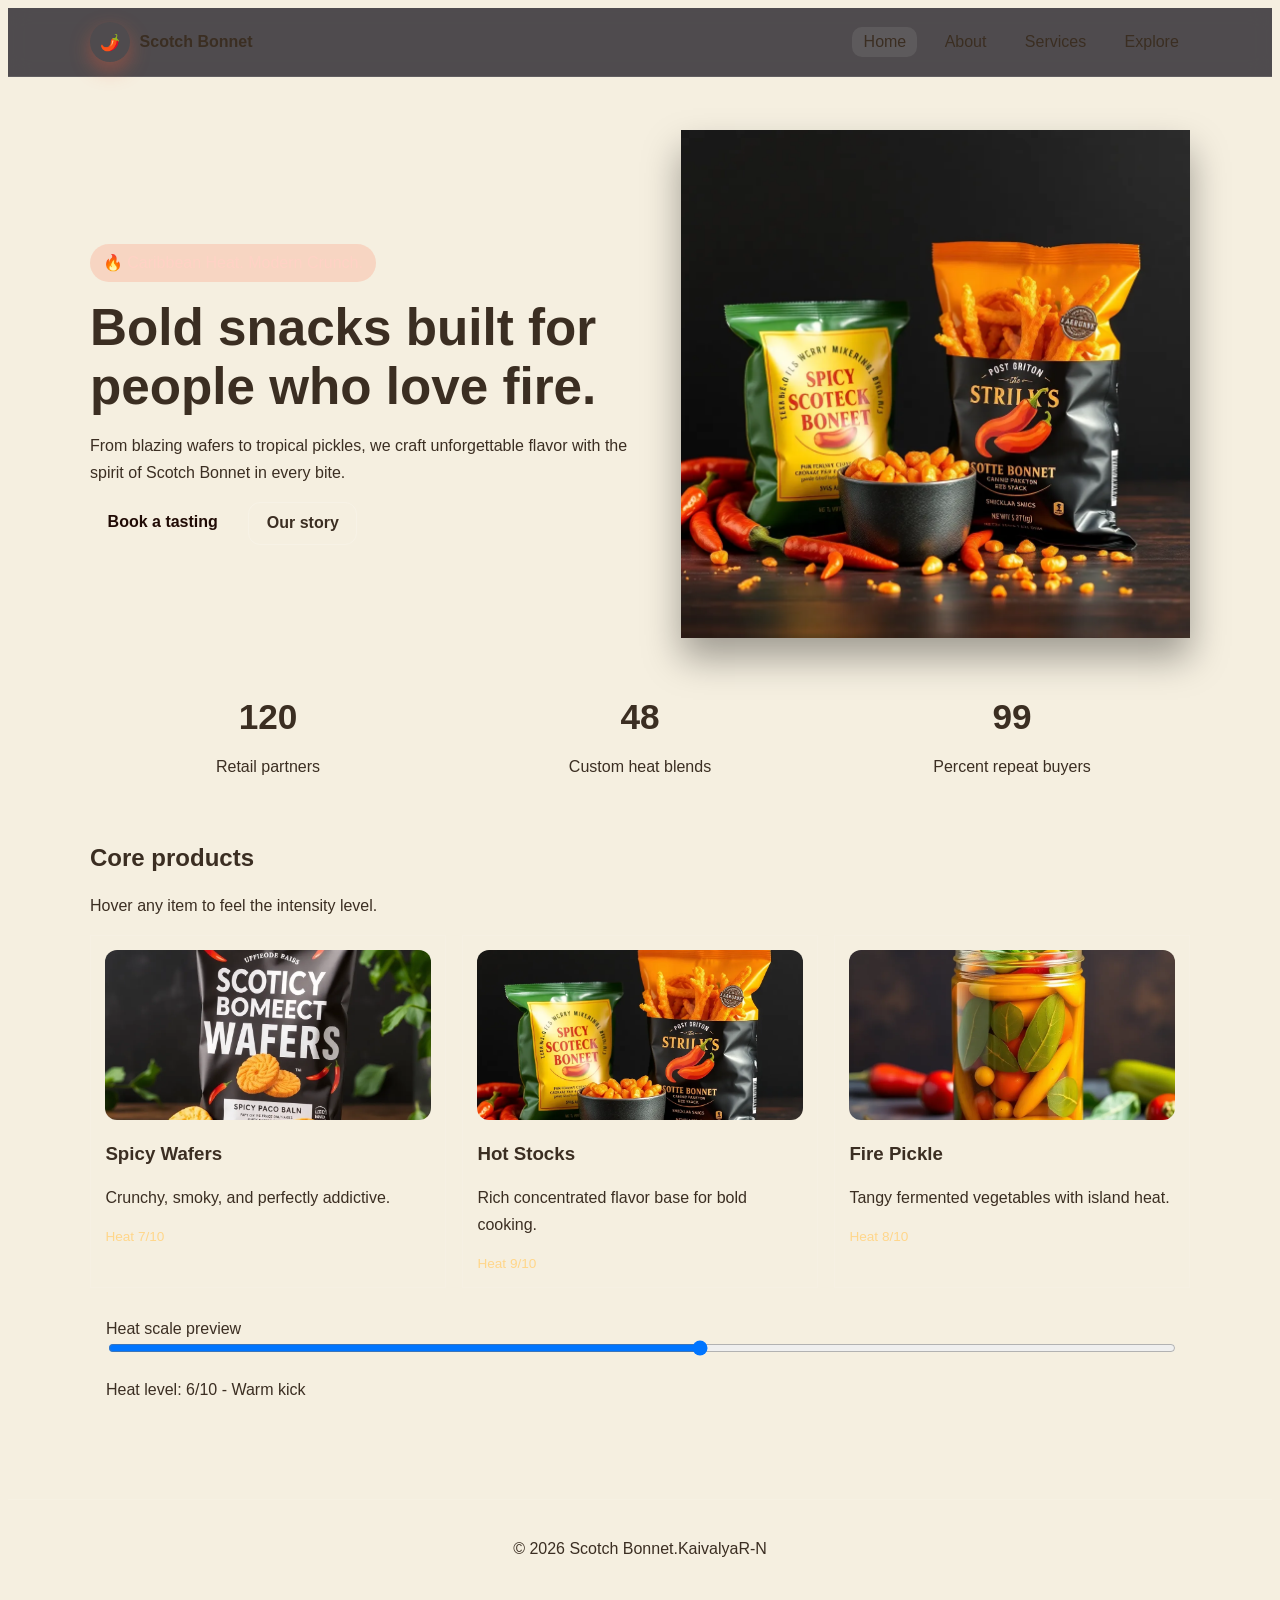
<file: index.html>
<!DOCTYPE html>
<html lang="en">
<head>
    <meta charset="UTF-8">
    <meta name="viewport" content="width=device-width, initial-scale=1.0">
    <title>Scotch Bonnet - Home</title>
    <link rel="stylesheet" href="styles.css">
</head>
<body>
    <div class="scroll-progress" id="scroll-progress"></div>
    <header class="site-header">
        <nav class="nav container">
            <a href="index.html" class="brand">
                <span class="brand-mark" aria-hidden="true">🌶️</span>
                <span>Scotch Bonnet</span>
            </a>
            <button class="nav-toggle" aria-label="Toggle menu">☰</button>
            <div class="nav-links">
                <a href="index.html" class="active">Home</a>
                <a href="about.html">About</a>
                <a href="service.html">Services</a>
                <a href="again2.html">Explore</a>
            </div>
        </nav>
    </header>

    <main>
        <section class="hero container reveal">
            <div class="hero-copy">
                <p class="pill">🔥 Caribbean Heat. Modern Crunch.</p>
                <h1>Bold snacks built for people who love fire.</h1>
                <p>From blazing wafers to tropical pickles, we craft unforgettable flavor with the spirit of Scotch Bonnet in every bite.</p>
                <div class="hero-actions">
                    <a class="btn btn-primary" href="service.html">Book a tasting</a>
                    <a class="btn btn-ghost" href="about.html">Our story</a>
                </div>
            </div>
            <div class="hero-media floating-card">
                <img src="stocks.jpg" alt="Spicy snacks display">
            </div>
        </section>

        <section class="container stats reveal">
            <article><h2 data-counter="120">0</h2><p>Retail partners</p></article>
            <article><h2 data-counter="48">0</h2><p>Custom heat blends</p></article>
            <article><h2 data-counter="99">0</h2><p>Percent repeat buyers</p></article>
        </section>

        <section class="container reveal">
            <div class="section-heading">
                <h2>Core products</h2>
                <p>Hover any item to feel the intensity level.</p>
            </div>
            <div class="product-grid">
                <article class="product-card" data-heat="7">
                    <img src="wafers.jpg" alt="Spicy Wafers">
                    <div><h3>Spicy Wafers</h3><p>Crunchy, smoky, and perfectly addictive.</p></div>
                </article>
                <article class="product-card" data-heat="9">
                    <img src="stocks.jpg" alt="Hot Stocks">
                    <div><h3>Hot Stocks</h3><p>Rich concentrated flavor base for bold cooking.</p></div>
                </article>
                <article class="product-card" data-heat="8">
                    <img src="pickle.jpg" alt="Fire Pickle">
                    <div><h3>Fire Pickle</h3><p>Tangy fermented vegetables with island heat.</p></div>
                </article>
            </div>
            <div class="heat-meter">
                <label for="heat-range">Heat scale preview</label>
                <input id="heat-range" type="range" min="1" max="10" value="6">
                <p id="heat-output">Heat level: 6/10 - Warm kick</p>
            </div>
        </section>
    </main>

    <footer class="site-footer">
        <p>&copy; 2026 Scotch Bonnet.KaivalyaR-N</p>
    </footer>

    <script src="script.js"></script>
</body>
</html>
</file>
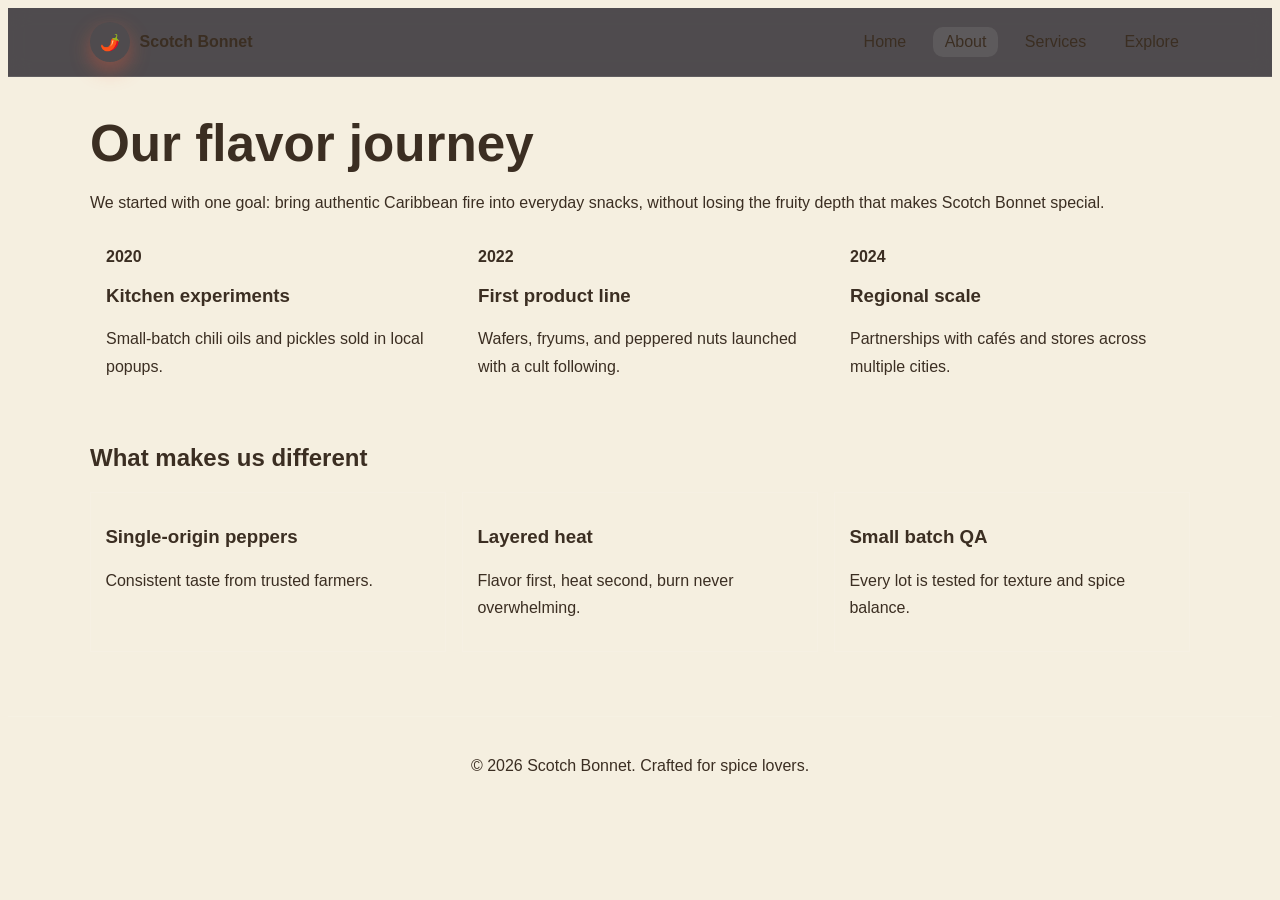
<file: about.html>
<!DOCTYPE html>
<html lang="en">
<head>
    <meta charset="UTF-8">
    <meta name="viewport" content="width=device-width, initial-scale=1.0">
    <title>Scotch Bonnet - About</title>
    <link rel="stylesheet" href="styles.css">
</head>
<body>
    <div class="scroll-progress" id="scroll-progress"></div>
    <header class="site-header">
        <nav class="nav container">
            <a href="index.html" class="brand"><span class="brand-mark">🌶️</span><span>Scotch Bonnet</span></a>
            <button class="nav-toggle" aria-label="Toggle menu">☰</button>
            <div class="nav-links">
                <a href="index.html">Home</a>
                <a href="about.html" class="active">About</a>
                <a href="service.html">Services</a>
                <a href="again2.html">Explore</a>
            </div>
        </nav>
    </header>

    <main class="container">
        <section class="page-hero reveal">
            <h1>Our flavor journey</h1>
            <p>We started with one goal: bring authentic Caribbean fire into everyday snacks, without losing the fruity depth that makes Scotch Bonnet special.</p>
        </section>

        <section class="timeline reveal">
            <article><span>2020</span><h3>Kitchen experiments</h3><p>Small-batch chili oils and pickles sold in local popups.</p></article>
            <article><span>2022</span><h3>First product line</h3><p>Wafers, fryums, and peppered nuts launched with a cult following.</p></article>
            <article><span>2024</span><h3>Regional scale</h3><p>Partnerships with cafés and stores across multiple cities.</p></article>
        </section>

        <section class="reveal">
            <div class="section-heading">
                <h2>What makes us different</h2>
            </div>
            <div class="feature-grid">
                <article class="feature-card"><h3>Single-origin peppers</h3><p>Consistent taste from trusted farmers.</p></article>
                <article class="feature-card"><h3>Layered heat</h3><p>Flavor first, heat second, burn never overwhelming.</p></article>
                <article class="feature-card"><h3>Small batch QA</h3><p>Every lot is tested for texture and spice balance.</p></article>
            </div>
        </section>
    </main>

    <footer class="site-footer"><p>&copy; 2026 Scotch Bonnet. Crafted for spice lovers.</p></footer>
    <script src="script.js"></script>
</body>
</html>
</file>
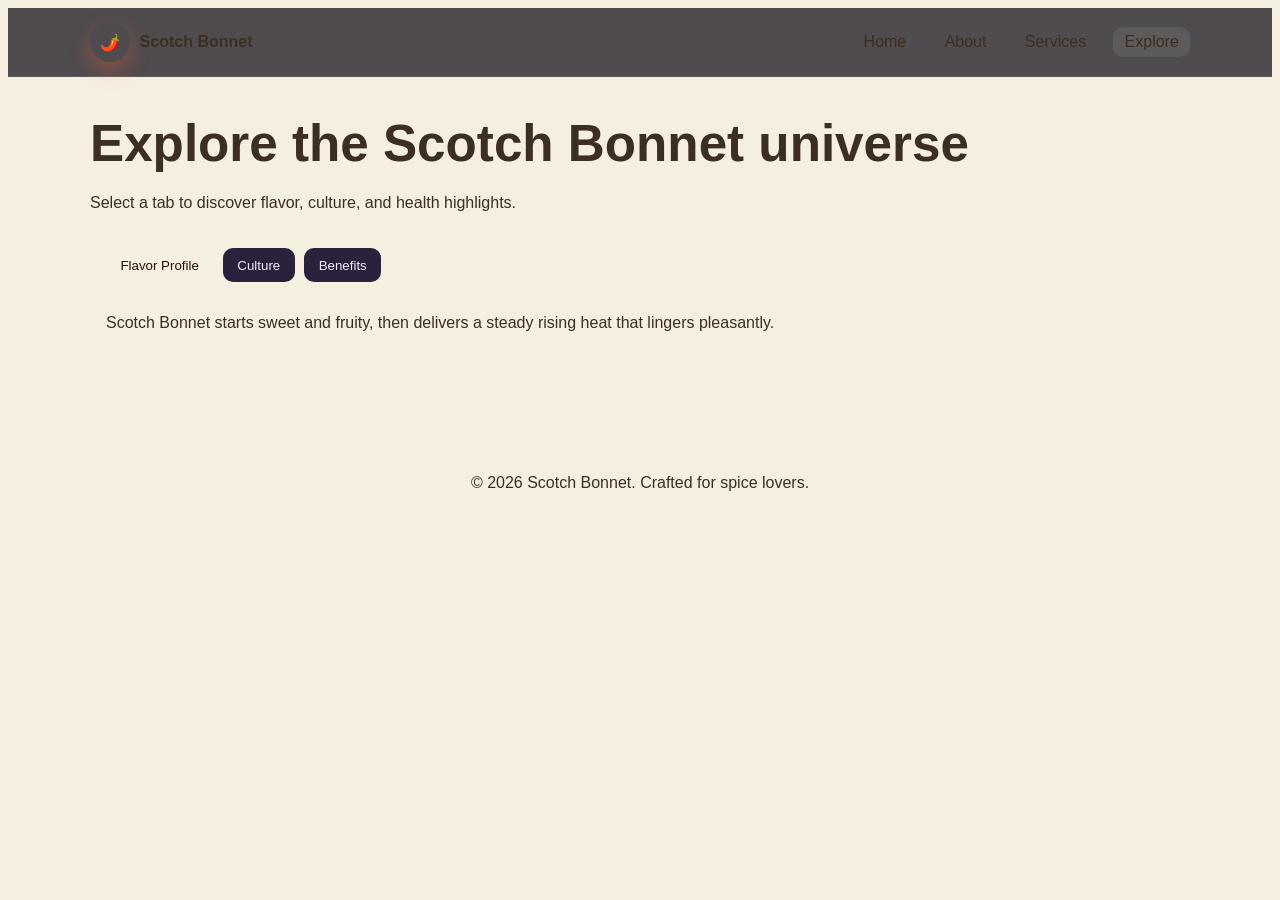
<file: again2.html>
<!DOCTYPE html>
<html lang="en">
<head>
    <meta charset="UTF-8">
    <meta name="viewport" content="width=device-width, initial-scale=1.0">
    <title>Scotch Bonnet - Explore</title>
    <link rel="stylesheet" href="styles.css">
</head>
<body>
    <div class="scroll-progress" id="scroll-progress"></div>
    <header class="site-header">
        <nav class="nav container">
            <a href="index.html" class="brand"><span class="brand-mark">🌶️</span><span>Scotch Bonnet</span></a>
            <button class="nav-toggle" aria-label="Toggle menu">☰</button>
            <div class="nav-links">
                <a href="index.html">Home</a>
                <a href="about.html">About</a>
                <a href="service.html">Services</a>
                <a href="again2.html" class="active">Explore</a>
            </div>
        </nav>
    </header>

    <main class="container">
        <section class="page-hero reveal">
            <h1>Explore the Scotch Bonnet universe</h1>
            <p>Select a tab to discover flavor, culture, and health highlights.</p>
        </section>

        <section class="tabs reveal">
            <div class="tab-buttons">
                <button class="tab-btn active" data-tab="flavor">Flavor Profile</button>
                <button class="tab-btn" data-tab="culture">Culture</button>
                <button class="tab-btn" data-tab="benefits">Benefits</button>
            </div>
            <article class="tab-panel active" id="flavor">
                <p>Scotch Bonnet starts sweet and fruity, then delivers a steady rising heat that lingers pleasantly.</p>
            </article>
            <article class="tab-panel" id="culture">
                <p>A Caribbean icon used in jerk marinades, pepper sauces, and home recipes passed through generations.</p>
            </article>
            <article class="tab-panel" id="benefits">
                <p>Rich in vitamins A and C, with capsaicin known for metabolism and anti-inflammatory support.</p>
            </article>
        </section>
    </main>

    <footer class="site-footer"><p>&copy; 2026 Scotch Bonnet. Crafted for spice lovers.</p></footer>
    <script src="script.js"></script>
</body>
</html>
</file>
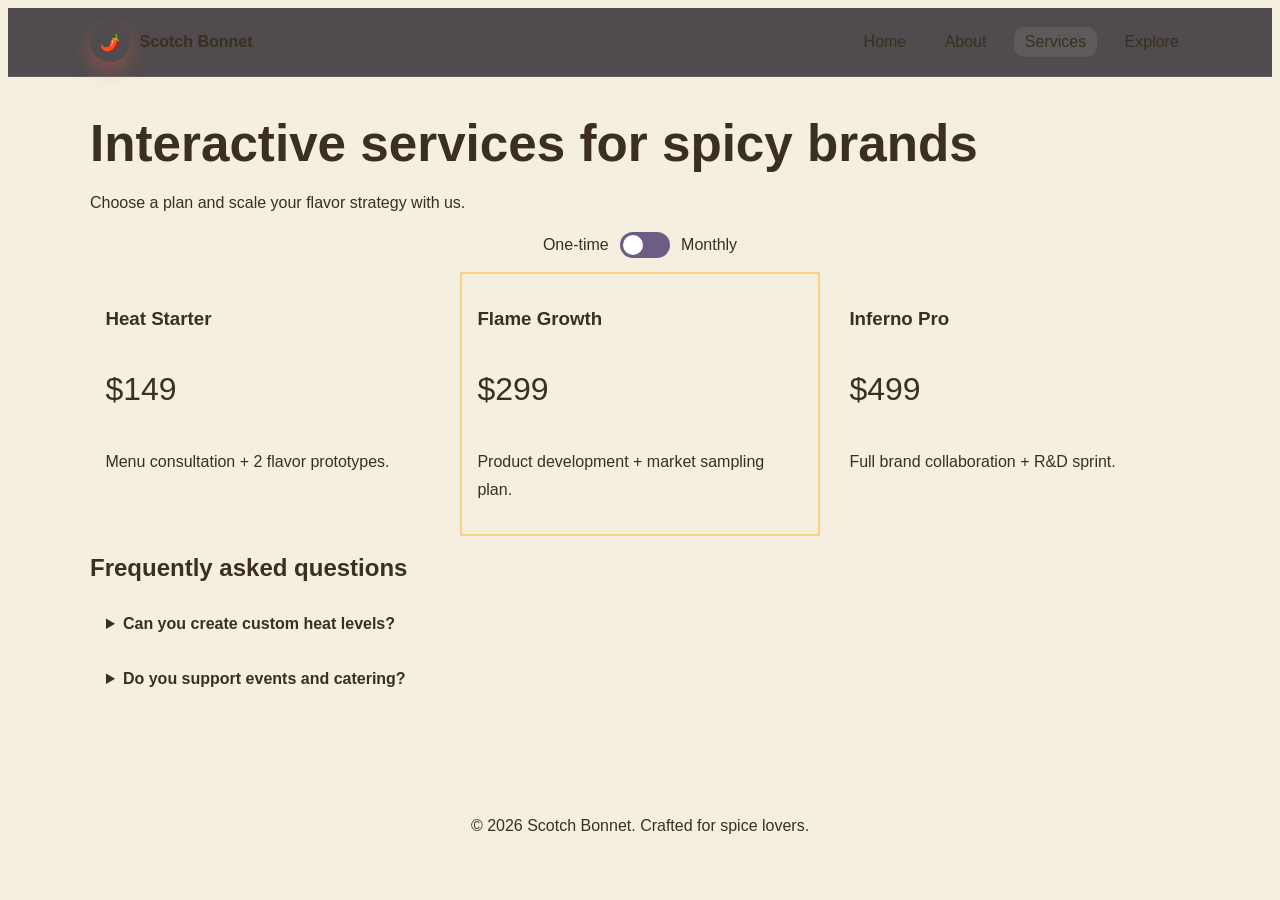
<file: service.html>
<!DOCTYPE html>
<html lang="en">
<head>
    <meta charset="UTF-8">
    <meta name="viewport" content="width=device-width, initial-scale=1.0">
    <title>Scotch Bonnet - Services</title>
    <link rel="stylesheet" href="styles.css">
</head>
<body>
    <div class="scroll-progress" id="scroll-progress"></div>
    <header class="site-header">
        <nav class="nav container">
            <a href="index.html" class="brand"><span class="brand-mark">🌶️</span><span>Scotch Bonnet</span></a>
            <button class="nav-toggle" aria-label="Toggle menu">☰</button>
            <div class="nav-links">
                <a href="index.html">Home</a>
                <a href="about.html">About</a>
                <a href="service.html" class="active">Services</a>
                <a href="again2.html">Explore</a>
            </div>
        </nav>
    </header>

    <main class="container">
        <section class="page-hero reveal">
            <h1>Interactive services for spicy brands</h1>
            <p>Choose a plan and scale your flavor strategy with us.</p>
        </section>

        <section class="pricing reveal">
            <div class="toggle-wrap">
                <span>One-time</span>
                <label class="switch"><input id="pricing-toggle" type="checkbox"><span class="slider"></span></label>
                <span>Monthly</span>
            </div>
            <div class="pricing-grid">
                <article class="price-card" data-once="149" data-month="89">
                    <h3>Heat Starter</h3>
                    <p class="price">$149</p>
                    <p>Menu consultation + 2 flavor prototypes.</p>
                </article>
                <article class="price-card featured" data-once="299" data-month="169">
                    <h3>Flame Growth</h3>
                    <p class="price">$299</p>
                    <p>Product development + market sampling plan.</p>
                </article>
                <article class="price-card" data-once="499" data-month="279">
                    <h3>Inferno Pro</h3>
                    <p class="price">$499</p>
                    <p>Full brand collaboration + R&D sprint.</p>
                </article>
            </div>
        </section>

        <section class="faq reveal">
            <h2>Frequently asked questions</h2>
            <details>
                <summary>Can you create custom heat levels?</summary>
                <p>Yes, from mild tropical warmth to challenge-level hot.</p>
            </details>
            <details>
                <summary>Do you support events and catering?</summary>
                <p>Yes, tasting stations and chef-led pairings are available.</p>
            </details>
        </section>
    </main>

    <footer class="site-footer"><p>&copy; 2026 Scotch Bonnet. Crafted for spice lovers.</p></footer>
    <script src="script.js"></script>
</body>
</html>
</file>
<file: styles.css>
:root {
  --cream: #F5EFE0;
  --soil: #3B2E22;
  --olive: #6B7353;
  --terracotta: #C1502E;
  --mustard: #D9A441;

  --font-display: 'Fraunces', serif;
  --font-body: 'Work Sans', sans-serif;
}

* { box-sizing: border-box; }
body {
  background-color: var(--cream);
  color: var(--soil);
  font-family: var(--font-body);
}
.container { width: min(1100px, 92%); margin: 0 auto; }

.scroll-progress {
    position: fixed; top: 0; left: 0; height: 4px;
    background: linear-gradient(90deg, var(--accent), var(--accent-2));
    width: 0; z-index: 1001;
}

.site-header {
    position: sticky; top: 0; z-index: 1000;
    backdrop-filter: blur(10px);
    background: rgba(9, 6, 17, .7);
    border-bottom: 1px solid rgba(255,255,255,.1);
}
.nav { display: flex; align-items: center; justify-content: space-between; padding: 14px 0; }
.brand { display:flex; align-items:center; gap:.6rem; text-decoration:none; color:var(--text); font-weight:700; }
.brand-mark {
    width: 40px; height: 40px; border-radius: 50%;
    display:grid; place-items:center;
    background: linear-gradient(135deg, var(--accent), #ff8f45);
    box-shadow: 0 8px 20px rgba(255, 93, 58, .35);
}
.nav-links { display:flex; gap: 1rem; }
.nav-links a { color: var(--muted); text-decoration:none; padding:.4rem .7rem; border-radius: 10px; }
.nav-links a.active, .nav-links a:hover { color:var(--text); background: rgba(255,255,255,.08); }
.nav-toggle { display:none; background:none; border:none; color:white; font-size:1.4rem; }

main { padding: 2.3rem 0 4rem; }
.hero { display:grid; grid-template-columns: 1.1fr 1fr; gap: 2rem; align-items:center; margin-top: 1rem; }
.hero h1, .page-hero h1 { font-size: clamp(2rem, 4vw, 3.2rem); margin: 0 0 .6rem; }
p { color: var(--muted); line-height: 1.7; }
.pill { display:inline-block; background: rgba(255,93,58,.18); color:#ffd2c5; padding: .35rem .8rem; border-radius:999px; }
.btn { text-decoration:none; padding:.7rem 1.1rem; border-radius:12px; display:inline-block; font-weight:600; }
.btn-primary { background: linear-gradient(90deg, var(--accent), #ff8f45); color:#200b05; }
.btn-ghost { border:1px solid rgba(255,255,255,.2); color:var(--text); }
.hero-actions { display:flex; gap:.8rem; margin-top:1rem; }
.floating-card img { width:100%; border-radius: var(--radius); box-shadow: 0 20px 35px rgba(0,0,0,.35); }

.stats { margin: 2rem auto; display:grid; grid-template-columns: repeat(3, 1fr); gap:1rem; }
.stats article { background: var(--surface); padding:1rem; border-radius: var(--radius); text-align:center; }
.stats h2 { font-size: 2.2rem; margin: .4rem 0; color: var(--accent-2); }

.section-heading { margin: 2rem 0 1rem; }
.product-grid, .feature-grid, .pricing-grid {
    display:grid; grid-template-columns: repeat(3, 1fr); gap: 1rem;
}
.product-card, .feature-card, .price-card {
    background: var(--surface); border-radius: var(--radius);
    padding: .9rem; border:1px solid rgba(255,255,255,.08);
    transition: transform .25s ease, border-color .25s ease;
}
.product-card:hover, .feature-card:hover, .price-card:hover { transform: translateY(-6px); border-color: rgba(255,192,77,.5); }
.product-card img { width:100%; height:170px; object-fit:cover; border-radius: 12px; }
.product-card::after { content: 'Heat ' attr(data-heat) '/10'; color: #ffd68a; font-size: .85rem; }

.heat-meter { background: var(--surface-soft); margin-top: 1rem; padding: 1rem; border-radius: var(--radius); }
input[type="range"] { width:100%; accent-color: var(--accent); }

.timeline { display:grid; grid-template-columns: repeat(3, 1fr); gap:1rem; }
.timeline article { background: var(--surface); padding:1rem; border-radius:var(--radius); }
.timeline span { color: var(--accent-2); font-weight: 700; }

.toggle-wrap { display:flex; gap:.7rem; align-items:center; justify-content:center; margin-bottom:1rem; }
.switch { position:relative; width:50px; height:26px; }
.switch input { display:none; }
.slider { position:absolute; inset:0; border-radius:999px; background:#6b5d84; }
.slider::after { content:''; position:absolute; width:20px; height:20px; border-radius:50%; left:3px; top:3px; background:white; transition: .2s; }
.switch input:checked + .slider::after { transform: translateX(24px); }
.price { font-size: 2rem; color: var(--accent-2); }
.price-card.featured { outline:2px solid rgba(255,192,77,.65); }

.tabs { background: var(--surface); border-radius: var(--radius); padding:1rem; }
.tab-buttons { display:flex; gap:.6rem; flex-wrap:wrap; }
.tab-btn { background:#2a213c; color:#f2eaff; border:0; border-radius:10px; padding:.6rem .9rem; cursor:pointer; }
.tab-btn.active { background: linear-gradient(90deg, var(--accent), #ff8f45); color:#280e07; }
.tab-panel { display:none; padding-top:.7rem; }
.tab-panel.active { display:block; }

details { background: var(--surface); border-radius: 12px; padding:.8rem 1rem; margin-bottom:.7rem; }
summary { cursor:pointer; font-weight: 600; }
.site-footer { text-align:center; border-top: 1px solid rgba(255,255,255,.1); padding:1.2rem; color: var(--muted); }

.reveal { opacity: 0; transform: translateY(24px); transition: all .6s ease; }
.reveal.show { opacity: 1; transform: none; }

@media (max-width: 850px){
    .hero, .stats, .product-grid, .feature-grid, .pricing-grid, .timeline { grid-template-columns: 1fr; }
    .nav-toggle { display:block; }
    .nav-links { display:none; position:absolute; right:4%; top:65px; flex-direction:column; background: var(--surface); padding:.7rem; border-radius:12px; }
    .nav-links.open { display:flex; }
}
</file>
